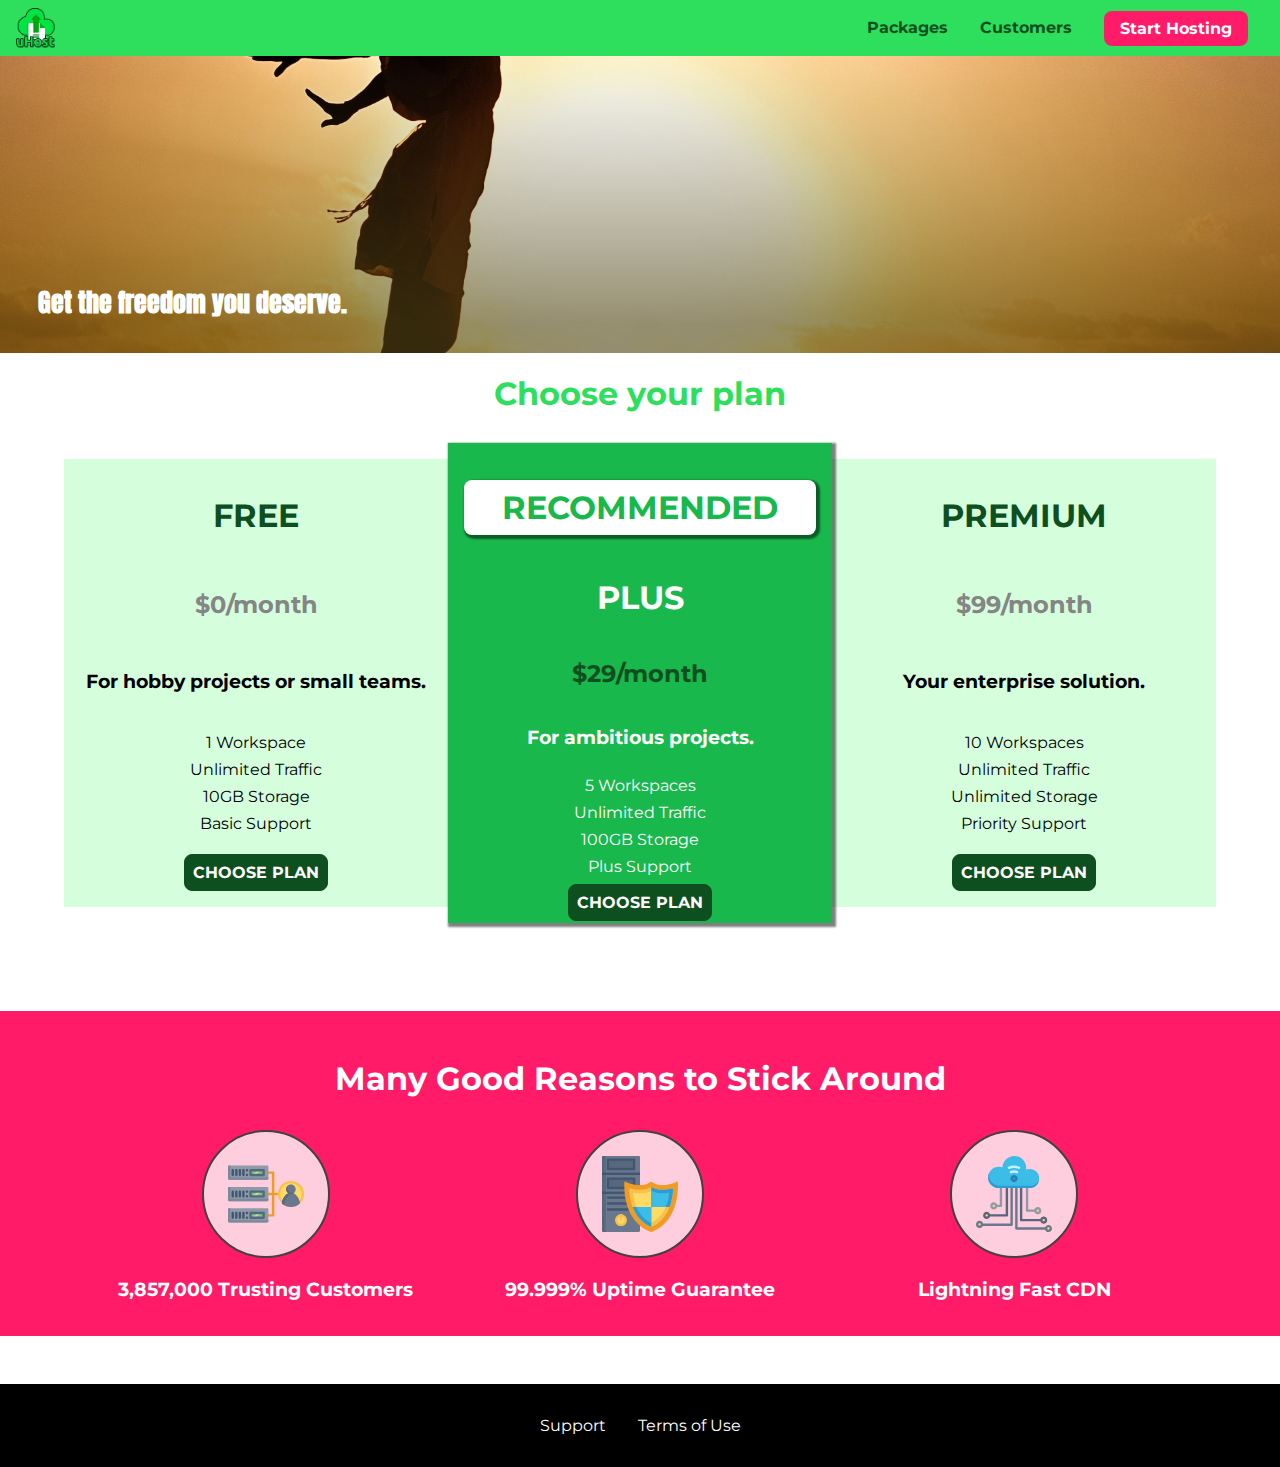
<file: index.html>
<!DOCTYPE html>
<html lang="en">

<head>
    <meta charset="UTF-8">
    <meta http-equiv="X-UA-Compatible" content="ie=edge">
    <meta name="viewport" content="width=device-width, initial-scale=1.0">
    <title>uHost</title>
    <link rel="shortcut icon" href="favicon.png">
    <link href="https://fonts.googleapis.com/css2?family=Anton&display=swap" rel="stylesheet">
    <link href="https://fonts.googleapis.com/css2?family=Montserrat:wght@300&display=swap" rel="stylesheet">
    <link rel="stylesheet" href="shared.css">
    <link rel="stylesheet" href="main.css">
</head>

<body>
    <div class="backdrop"></div>
    <div class="modal">
        <h1 class="modal__title">Do you want to continue?</h1>
        <div class="modal__actions">
            <a href="start-hosting/index.html" class="modal__action">Yes!</a>
            <button class="modal__action modal__action--negative" type="button">No!</button>
        </div>
    </div>
    <header class="main-header">
        <div>
            <button class="toggle-button">
                <span class="toggle-button__bar"></span>
                <span class="toggle-button__bar"></span>
                <span class="toggle-button__bar"></span>
            </button>
            <a href="index.html" class="main-header__brand">
                <img src="img/uhost-icon.png" alt="uHost - Your favorite hosting company">
            </a>
        </div>
        <nav class="main-nav">
            <ul class="main-nav__items">
                <li class="main-nav__item">
                    <a href="packages/index.html">Packages</a>
                </li>
                <li class="main-nav__item">
                    <a href="customers/index.html">Customers</a>
                </li>
                <li class="main-nav__item main-nav__item--cta">
                    <a href="start-hosting/index.html">Start Hosting</a>
                </li>
            </ul>
        </nav>
    </header>
    <nav class="mobile-nav">
        <ul class="mobile-nav__items">
            <li class="mobile-nav__item">
                <a href="packages/index.html">Packages</a>
            </li>
            <li class="mobile-nav__item">
                <a href="customers/index.html">Customers</a>
            </li>
            <li class="mobile-nav__item mobile-nav__item--cta">
                <a href="start-hosting/index.html">Start Hosting</a>
            </li>
        </ul>
    </nav>
    <main>
        <section id="product-overview">
            <h1>Get the freedom you deserve.</h1>
        </section>
        <section id="plans">
            <h1 class="section-title">Choose your plan</h1>
            <div class="plan__list">
                <article class="plan">
                    <h1 class="plan__title">FREE</h1>
                    <h2 class="plan__price">$0/month</h2>
                    <h3>For hobby projects or small teams.</h3>
                    <ul class="plan__features">
                        <li class="plan__feature">1 Workspace</li>
                        <li class="plan__feature">Unlimited Traffic</li>
                        <li class="plan__feature">10GB Storage</li>
                        <li class="plan__feature">Basic Support</li>
                    </ul>
                    <div>
                        <button class="button">CHOOSE PLAN</button>
                    </div>
                </article>
                <article class="plan plan--highlighted">
                    <h1 class="plan__annotation">RECOMMENDED</h1>
                    <h1 class="plan__title">PLUS</h1>
                    <h2 class="plan__price">$29/month</h2>
                    <h3>For ambitious projects.</h3>
                    <ul class="plan__features">
                        <li class="plan__feature">5 Workspaces</li>
                        <li class="plan__feature">Unlimited Traffic</li>
                        <li class="plan__feature">100GB Storage</li>
                        <li class="plan__feature">Plus Support</li>
                    </ul>
                    <div>
                        <button class="button">CHOOSE PLAN</button>
                    </div>
                </article>
                <article class="plan">
                    <h1 class="plan__title">PREMIUM</h1>
                    <h2 class="plan__price">$99/month</h2>
                    <h3>Your enterprise solution.</h3>
                    <ul class="plan__features">
                        <li class="plan__feature">10 Workspaces</li>
                        <li class="plan__feature">Unlimited Traffic</li>
                        <li class="plan__feature">Unlimited Storage</li>
                        <li class="plan__feature">Priority Support</li>
                    </ul>
                    <div>
                        <button class="button">CHOOSE PLAN</button>
                    </div>
                </article>
            </div>
        </section>
        <section id="key-features">
            <h1 class="section-title">Many Good Reasons to Stick Around</h1>
            <ul class="key-feature__list">
                <li class="key-feature">
                    <div class="key-feature__image">
                        <svg viewBox="0 0 512 512">
                            <path style="fill:#F09B24;" d="M344,248h-32V112c0-4.418-3.582-8-8-8h-40c-4.418,0-8,3.582-8,8s3.582,8,8,8h32v128h-32  c-4.418,0-8,3.582-8,8s3.582,8,8,8h32v128h-32c-4.418,0-8,3.582-8,8s3.582,8,8,8h40c4.418,0,8-3.582,8-8V264h32c4.418,0,8-3.582,8-8  S348.418,248,344,248z"
                            />
                            <path style="fill:#8E9AA9;" d="M264,64H8c-4.418,0-8,3.582-8,8v80c0,4.418,3.582,8,8,8h256c4.418,0,8-3.582,8-8V72  C272,67.582,268.418,64,264,64z"
                            />
                            <path style="fill:#7C899B;" d="M24,144c-4.418,0-8-3.582-8-8V64H8c-4.418,0-8,3.582-8,8v80c0,4.418,3.582,8,8,8h256  c4.418,0,8-3.582,8-8v-8H24z"
                            />
                            <rect x="152" y="96" style="fill:#B8E3A8;" width="88" height="32" />
                            <g>
                                <polygon style="fill:#7EC97D;" points="152,96 152,128 166,128 198,96  " />
                                <polygon style="fill:#7EC97D;" points="220,96 188,128 240,128 240,96  " />
                            </g>
                            <path style="fill:#56677E;" d="M240,136h-88c-4.418,0-8-3.582-8-8V96c0-4.418,3.582-8,8-8h88c4.418,0,8,3.582,8,8v32  C248,132.418,244.418,136,240,136z M160,120h72v-16h-72V120z"
                            />
                            <g>
                                <path style="fill:#435670;" d="M32,136c-4.418,0-8-3.582-8-8V96c0-4.418,3.582-8,8-8s8,3.582,8,8v32C40,132.418,36.418,136,32,136z   "
                                />
                                <path style="fill:#435670;" d="M56,136c-4.418,0-8-3.582-8-8V96c0-4.418,3.582-8,8-8s8,3.582,8,8v32C64,132.418,60.418,136,56,136z   "
                                />
                                <path style="fill:#435670;" d="M80,136c-4.418,0-8-3.582-8-8V96c0-4.418,3.582-8,8-8s8,3.582,8,8v32C88,132.418,84.418,136,80,136z   "
                                />
                                <path style="fill:#435670;" d="M104,136c-4.418,0-8-3.582-8-8V96c0-4.418,3.582-8,8-8s8,3.582,8,8v32   C112,132.418,108.418,136,104,136z"
                                />
                                <path style="fill:#435670;" d="M128,105c-4.418,0-8-3.582-8-8v-1c0-4.418,3.582-8,8-8s8,3.582,8,8v1   C136,101.418,132.418,105,128,105z"
                                />
                                <path style="fill:#435670;" d="M128,136c-4.418,0-8-3.582-8-8v-1c0-4.418,3.582-8,8-8s8,3.582,8,8v1   C136,132.418,132.418,136,128,136z"
                                />
                            </g>
                            <path style="fill:#8E9AA9;" d="M264,208H8c-4.418,0-8,3.582-8,8v80c0,4.418,3.582,8,8,8h256c4.418,0,8-3.582,8-8v-80  C272,211.582,268.418,208,264,208z"
                            />
                            <path style="fill:#7C899B;" d="M24,288c-4.418,0-8-3.582-8-8v-72H8c-4.418,0-8,3.582-8,8v80c0,4.418,3.582,8,8,8h256  c4.418,0,8-3.582,8-8v-8H24z"
                            />
                            <rect x="152" y="240" style="fill:#B8E3A8;" width="88" height="32" />
                            <g>
                                <polygon style="fill:#7EC97D;" points="152,240 152,272 166,272 198,240  " />
                                <polygon style="fill:#7EC97D;" points="220,240 188,272 240,272 240,240  " />
                            </g>
                            <path style="fill:#56677E;" d="M240,280h-88c-4.418,0-8-3.582-8-8v-32c0-4.418,3.582-8,8-8h88c4.418,0,8,3.582,8,8v32  C248,276.418,244.418,280,240,280z M160,264h72v-16h-72V264z"
                            />
                            <g>
                                <path style="fill:#435670;" d="M32,280c-4.418,0-8-3.582-8-8v-32c0-4.418,3.582-8,8-8s8,3.582,8,8v32C40,276.418,36.418,280,32,280   z"
                                />
                                <path style="fill:#435670;" d="M56,280c-4.418,0-8-3.582-8-8v-32c0-4.418,3.582-8,8-8s8,3.582,8,8v32C64,276.418,60.418,280,56,280   z"
                                />
                                <path style="fill:#435670;" d="M80,280c-4.418,0-8-3.582-8-8v-32c0-4.418,3.582-8,8-8s8,3.582,8,8v32C88,276.418,84.418,280,80,280   z"
                                />
                                <path style="fill:#435670;" d="M104,280c-4.418,0-8-3.582-8-8v-32c0-4.418,3.582-8,8-8s8,3.582,8,8v32   C112,276.418,108.418,280,104,280z"
                                />
                                <path style="fill:#435670;" d="M128,249c-4.418,0-8-3.582-8-8v-1c0-4.418,3.582-8,8-8s8,3.582,8,8v1   C136,245.418,132.418,249,128,249z"
                                />
                                <path style="fill:#435670;" d="M128,280c-4.418,0-8-3.582-8-8v-1c0-4.418,3.582-8,8-8s8,3.582,8,8v1   C136,276.418,132.418,280,128,280z"
                                />
                            </g>
                            <path style="fill:#8E9AA9;" d="M264,352H8c-4.418,0-8,3.582-8,8v80c0,4.418,3.582,8,8,8h256c4.418,0,8-3.582,8-8v-80  C272,355.582,268.418,352,264,352z"
                            />
                            <path style="fill:#7C899B;" d="M24,432c-4.418,0-8-3.582-8-8v-72H8c-4.418,0-8,3.582-8,8v80c0,4.418,3.582,8,8,8h256  c4.418,0,8-3.582,8-8v-8H24z"
                            />
                            <rect x="152" y="384" style="fill:#B8E3A8;" width="88" height="32" />
                            <g>
                                <polygon style="fill:#7EC97D;" points="152,384 152,416 166,416 198,384  " />
                                <polygon style="fill:#7EC97D;" points="220,384 188,416 240,416 240,384  " />
                            </g>
                            <path style="fill:#56677E;" d="M240,424h-88c-4.418,0-8-3.582-8-8v-32c0-4.418,3.582-8,8-8h88c4.418,0,8,3.582,8,8v32  C248,420.418,244.418,424,240,424z M160,408h72v-16h-72V408z"
                            />
                            <g>
                                <path style="fill:#435670;" d="M32,424c-4.418,0-8-3.582-8-8v-32c0-4.418,3.582-8,8-8s8,3.582,8,8v32C40,420.418,36.418,424,32,424   z"
                                />
                                <path style="fill:#435670;" d="M56,424c-4.418,0-8-3.582-8-8v-32c0-4.418,3.582-8,8-8s8,3.582,8,8v32C64,420.418,60.418,424,56,424   z"
                                />
                                <path style="fill:#435670;" d="M80,424c-4.418,0-8-3.582-8-8v-32c0-4.418,3.582-8,8-8s8,3.582,8,8v32C88,420.418,84.418,424,80,424   z"
                                />
                                <path style="fill:#435670;" d="M104,424c-4.418,0-8-3.582-8-8v-32c0-4.418,3.582-8,8-8s8,3.582,8,8v32   C112,420.418,108.418,424,104,424z"
                                />
                                <path style="fill:#435670;" d="M128,393c-4.418,0-8-3.582-8-8v-1c0-4.418,3.582-8,8-8s8,3.582,8,8v1   C136,389.418,132.418,393,128,393z"
                                />
                                <path style="fill:#435670;" d="M128,424c-4.418,0-8-3.582-8-8v-1c0-4.418,3.582-8,8-8s8,3.582,8,8v1   C136,420.418,132.418,424,128,424z"
                                />
                            </g>
                            <path style="fill:#F7C14D;" d="M424,168c-48.523,0-88,39.477-88,88s39.477,88,88,88s88-39.477,88-88S472.523,168,424,168z" />
                            <path style="fill:#FFDB66;" d="M424,184c-39.701,0-72,32.299-72,72s32.299,72,72,72s72-32.299,72-72S463.701,184,424,184z" />
                            <path style="fill:#69788D;" d="M484.893,314.16C476.393,274.588,451.922,248,424,248s-52.393,26.588-60.893,66.16  c-0.605,2.82,0.354,5.749,2.511,7.664C381.731,336.124,402.465,344,424,344s42.269-7.876,58.381-22.176  C484.539,319.909,485.498,316.98,484.893,314.16z"
                            />
                            <path style="fill:#56677E;" d="M434.053,249.171C430.768,248.403,427.411,248,424,248c-27.922,0-52.393,26.588-60.893,66.16  c-0.605,2.82,0.354,5.749,2.511,7.664c3.383,3.002,6.979,5.703,10.734,8.125C384.904,286.243,407.373,255.378,434.053,249.171z"
                            />
                            <path style="fill:#69788D;" d="M424,192c-17.645,0-32,14.355-32,32s14.355,32,32,32s32-14.355,32-32S441.645,192,424,192z" />
                            <path style="fill:#56677E;" d="M432,248c-17.645,0-32-14.355-32-32c0-6.783,2.128-13.076,5.742-18.258  C397.444,203.53,392,213.138,392,224c0,17.645,14.355,32,32,32c10.862,0,20.471-5.444,26.258-13.742  C445.076,245.872,438.783,248,432,248z"
                            />

                        </svg>  
                    </div>
                    <p class="key-feature__description">3,857,000 Trusting Customers</p>
                </li>
                <li class="key-feature">
                    <div class="key-feature__image">
                        <svg viewBox="0 0 512 512">
                            <path style="fill:#69788D;" d="M248,0H8C3.582,0,0,3.582,0,8v496c0,4.418,3.582,8,8,8h240c4.418,0,8-3.582,8-8V8  C256,3.582,252.418,0,248,0z"
                            />
                            <path style="fill:#56677E;" d="M24,504V8c0-4.418,3.582-8,8-8H8C3.582,0,0,3.582,0,8v496c0,4.418,3.582,8,8,8h24  C27.582,512,24,508.418,24,504z"
                            />
                            <g>
                                <rect x="0" y="112" style="fill:#435670;" width="256" height="16" />
                                <rect x="0" y="240" style="fill:#435670;" width="256" height="16" />
                            </g>
                            <path style="fill:#F7C14D;" d="M128,392c-22.056,0-40,17.944-40,40s17.944,40,40,40s40-17.944,40-40S150.056,392,128,392z" />
                            <path style="fill:#FFDB66;" d="M128,408c-13.233,0-24,10.767-24,24s10.767,24,24,24s24-10.767,24-24S141.233,408,128,408z" />
                            <path style="fill:#F7C14D;" d="M128,392c-2.739,0-5.414,0.278-8,0.805V424c0,4.418,3.582,8,8,8c4.418,0,8-3.582,8-8v-31.195  C133.414,392.278,130.739,392,128,392z"
                            />
                            <g>
                                <path style="fill:#435670;" d="M216,288H40c-4.418,0-8-3.582-8-8s3.582-8,8-8h176c4.418,0,8,3.582,8,8S220.418,288,216,288z"
                                />
                                <path style="fill:#435670;" d="M216,328H40c-4.418,0-8-3.582-8-8s3.582-8,8-8h176c4.418,0,8,3.582,8,8S220.418,328,216,328z"
                                />
                                <path style="fill:#435670;" d="M216,368H40c-4.418,0-8-3.582-8-8s3.582-8,8-8h176c4.418,0,8,3.582,8,8S220.418,368,216,368z"
                                />
                                <path style="fill:#435670;" d="M216,16H40c-4.418,0-8,3.582-8,8v64c0,4.418,3.582,8,8,8h176c4.418,0,8-3.582,8-8V24   C224,19.582,220.418,16,216,16z"
                                />
                            </g>
                            <rect x="48" y="32" style="fill:#56677E;" width="160" height="48" />
                            <path style="fill:#435670;" d="M216,144H40c-4.418,0-8,3.582-8,8v64c0,4.418,3.582,8,8,8h176c4.418,0,8-3.582,8-8v-64  C224,147.582,220.418,144,216,144z"
                            />
                            <rect x="48" y="160" style="fill:#56677E;" width="160" height="48" />
                            <path style="fill:#F09B24;" d="M511.747,180.237c-0.194-6.537-8.107-10.107-13.135-5.894c-5.6,4.693-42.904,21.282-98.514,21.282  c-33.45,0-64.625-20.999-64.929-21.206c-2.9-1.991-6.764-1.85-9.512,0.346c-2.677,2.135-27.201,20.86-63.793,20.86  c-55.607,0-92.914-16.589-98.515-21.282c-5.028-4.211-12.941-0.645-13.135,5.894c-1.634,54.834,4.655,105.941,18.693,151.903  c12.096,39.604,29.759,74.047,52.497,102.373c27.538,34.304,62.743,59.882,104.66,76.045c3.069,1.918,6.757,1.921,9.83,0  c41.917-16.163,77.122-41.741,104.66-76.045c22.738-28.326,40.401-62.77,52.497-102.373  C507.092,286.179,513.381,235.071,511.747,180.237z"
                            />
                            <path style="fill:#F7C14D;" d="M476.21,221.226c-1.953-1.631-4.568-2.235-7.036-1.628c-21.686,5.327-44.926,8.028-69.075,8.028  c-25.926,0-49.633-8.975-64.955-16.504c-2.307-1.134-5.016-1.091-7.284,0.116c-14.059,7.477-36.919,16.388-65.994,16.388  c-24.153,0-47.394-2.701-69.075-8.028c-5.155-1.268-10.221,2.966-9.894,8.261c2.077,33.693,7.668,65.635,16.616,94.935  c22.774,74.565,66.139,126.334,128.888,153.868c2.032,0.891,4.397,0.891,6.43,0c61.777-27.107,104.716-78.876,127.62-153.868  c8.948-29.3,14.539-61.241,16.616-94.935C479.224,225.319,478.163,222.856,476.21,221.226z"
                            />
                            <path style="fill:#FFDB66;" d="M331.609,451.727c-52.604-25.289-89.304-70.987-109.144-135.944  c-6.532-21.39-11.162-44.336-13.82-68.447c17.133,2.852,34.952,4.291,53.22,4.291c29.394,0,53.376-7.793,69.978-15.561  c17.44,7.736,41.656,15.561,68.256,15.561c18.267,0,36.085-1.439,53.219-4.291c-2.659,24.112-7.288,47.06-13.82,68.448  C419.545,381.108,383.27,426.805,331.609,451.727z"
                            />
                            <g>
                                <path style="fill:#2C9DD4;" d="M479.066,227.858c0.157-2.539-0.903-5.002-2.856-6.633s-4.568-2.235-7.036-1.628   c-21.686,5.327-44.926,8.028-69.075,8.028c-25.926,0-49.633-8.975-64.955-16.504c-1.057-0.52-2.2-0.78-3.345-0.806l-0.072,133.351   h123.601c2.556-6.746,4.933-13.702,7.123-20.874C471.398,293.493,476.989,261.552,479.066,227.858z"
                                />
                                <path style="fill:#2C9DD4;" d="M206.658,343.667c24.153,63.42,65.028,108.108,121.743,132.995c1.031,0.452,2.147,0.673,3.263,0.666   l0.063-133.661H206.658z"
                                />
                            </g>
                            <g>
                                <path style="fill:#3CBDE8;" d="M439.497,315.783c6.532-21.389,11.161-44.336,13.82-68.448c-17.134,2.852-34.952,4.291-53.219,4.291   c-26.6,0-50.815-7.824-68.256-15.561l-0.116,107.601h97.758C433.179,334.807,436.524,325.518,439.497,315.783z"
                                />
                                <path style="fill:#3CBDE8;" d="M232.523,343.667c21.144,50.298,54.363,86.56,99.087,108.06l0.117-108.06H232.523z" />
                            </g>
                        </svg>
                    </div>
                    <p class="key-feature__description">99.999% Uptime Guarantee</p>
                </li>
                <li class="key-feature">
                    <div class="key-feature__image">
                        <svg viewBox="0 0 512 512">
                            <path style="fill:#8E9AA9;" d="M168,200c-4.418,0-8,3.582-8,8v120h-17.376c-3.302-9.311-12.194-16-22.624-16  c-13.234,0-24,10.767-24,24s10.766,24,24,24c10.429,0,19.321-6.689,22.624-16H168c4.418,0,8-3.582,8-8V208  C176,203.582,172.418,200,168,200z"
                            />
                            <path style="fill:#FFDB66;" d="M120,328c-4.411,0-8,3.589-8,8s3.589,8,8,8s8-3.589,8-8S124.411,328,120,328z" />
                            <path style="fill:#56677E;" d="M208,200c-4.418,0-8,3.582-8,8v184H94.624C91.322,382.689,82.43,376,72,376  c-13.234,0-24,10.767-24,24s10.766,24,24,24c10.429,0,19.321-6.689,22.624-16H208c4.418,0,8-3.582,8-8V208  C216,203.582,212.418,200,208,200z"
                            />
                            <path style="fill:#FFDB66;" d="M72,392c-4.411,0-8,3.589-8,8s3.589,8,8,8s8-3.589,8-8S76.411,392,72,392z" />
                            <path style="fill:#69788D;" d="M240,208c-4.418,0-8,3.582-8,8v239H47.24c-2.671-10.34-12.078-18-23.24-18c-13.234,0-24,10.767-24,24  s10.766,24,24,24c9.666,0,18.009-5.747,21.809-14H240c4.418,0,8-3.582,8-8V216C248,211.582,244.418,208,240,208z"
                            />
                            <path style="fill:#FFDB66;" d="M24,453c-4.411,0-8,3.589-8,8s3.589,8,8,8s8-3.589,8-8S28.411,453,24,453z" />
                            <path style="fill:#69788D;" d="M488,464c-10.429,0-19.321,6.689-22.624,16H280V208c0-4.418-3.582-8-8-8s-8,3.582-8,8v280  c0,4.418,3.582,8,8,8h193.376c3.302,9.311,12.194,16,22.624,16c13.234,0,24-10.767,24-24S501.234,464,488,464z"
                            />
                            <path style="fill:#FFDB66;" d="M488,480c-4.411,0-8,3.589-8,8s3.589,8,8,8s8-3.589,8-8S492.411,480,488,480z" />
                            <path style="fill:#56677E;" d="M456,408c-10.429,0-19.321,6.689-22.624,16H312V208c0-4.418-3.582-8-8-8s-8,3.582-8,8v224  c0,4.418,3.582,8,8,8h129.376c3.302,9.311,12.194,16,22.624,16c13.234,0,24-10.767,24-24S469.234,408,456,408z"
                            />
                            <path style="fill:#FFDB66;" d="M456,424c-4.411,0-8,3.589-8,8s3.589,8,8,8s8-3.589,8-8S460.411,424,456,424z" />
                            <path style="fill:#8E9AA9;" d="M416,344c-10.429,0-19.321,6.689-22.624,16H352V208c0-4.418-3.582-8-8-8s-8,3.582-8,8v160  c0,4.418,3.582,8,8,8h49.376c3.302,9.311,12.194,16,22.624,16c13.234,0,24-10.767,24-24S429.234,344,416,344z"
                            />
                            <path style="fill:#FFDB66;" d="M416,360c-4.411,0-8,3.589-8,8s3.589,8,8,8s8-3.589,8-8S420.411,360,416,360z" />
                            <path style="fill:#3CBDE8;" d="M362,88c-8.741,0-17.231,1.751-25.06,5.085C337.646,88.797,338,84.43,338,80  c0-44.112-35.888-80-80-80c-42.823,0-77.895,33.816-79.909,76.149C170.393,73.415,162.244,72,154,72c-39.701,0-72,32.299-72,72  s32.299,72,72,72h208c35.29,0,64-28.71,64-64S397.29,88,362,88z"
                            />
                            <path style="fill:#2C9DD4;" d="M368,200H160c-39.701,0-72-32.299-72-72c0-5.863,0.721-11.559,2.05-17.019  C84.918,120.88,82,132.102,82,144c0,39.701,32.299,72,72,72h208c30.389,0,55.88-21.296,62.379-49.743  C413.565,186.327,392.352,200,368,200z"
                            />
                            <path style="fill:#2A7DB5;" d="M256,128c-13.234,0-24,10.767-24,24s10.766,24,24,24c13.233,0,24-10.767,24-24S269.233,128,256,128z"
                            />
                            <path style="fill:#2C9DD4;" d="M256,144c-4.411,0-8,3.589-8,8s3.589,8,8,8c4.411,0,8-3.589,8-8S260.411,144,256,144z" />
                            <g>
                                <path style="fill:#C5F1FA;" d="M221.755,87.695c-2.994,0-5.864-1.688-7.233-4.572c-1.894-3.991-0.194-8.763,3.798-10.657   C230.157,66.849,242.834,64,256,64c13.166,0,25.844,2.849,37.68,8.466c3.992,1.895,5.692,6.666,3.798,10.657   s-6.666,5.692-10.657,3.798C277.144,82.328,266.774,80,256,80c-10.774,0-21.144,2.328-30.821,6.921   C224.072,87.446,222.904,87.695,221.755,87.695z"
                                />
                                <path style="fill:#C5F1FA;" d="M276.545,116.618c-1.148,0-2.316-0.249-3.424-0.774C267.745,113.293,261.985,112,256,112   c-5.985,0-11.745,1.293-17.121,3.844c-3.991,1.895-8.763,0.192-10.657-3.798c-1.894-3.992-0.193-8.764,3.798-10.657   C239.557,97.813,247.625,96,256,96c8.376,0,16.444,1.813,23.98,5.389c3.991,1.894,5.692,6.665,3.798,10.657   C282.41,114.93,279.539,116.618,276.545,116.618z"
                                />
                            </g>
                        </svg>
                    </div>
                    <p class="key-feature__description">Lightning Fast CDN</p>
                </li>
            </ul>
        </section>
    </main>
    <footer class="main-footer">
        <nav>
            <ul class="main-footer__links">
                <li class="main-footer__link">
                    <a href="#">Support</a>
                </li>
                <li class="main-footer__link">
                    <a href="#">Terms of Use</a>
                </li>
            </ul>
        </nav>
    </footer>
    <script src="shared.js"></script>
</body>

</html>
</file>
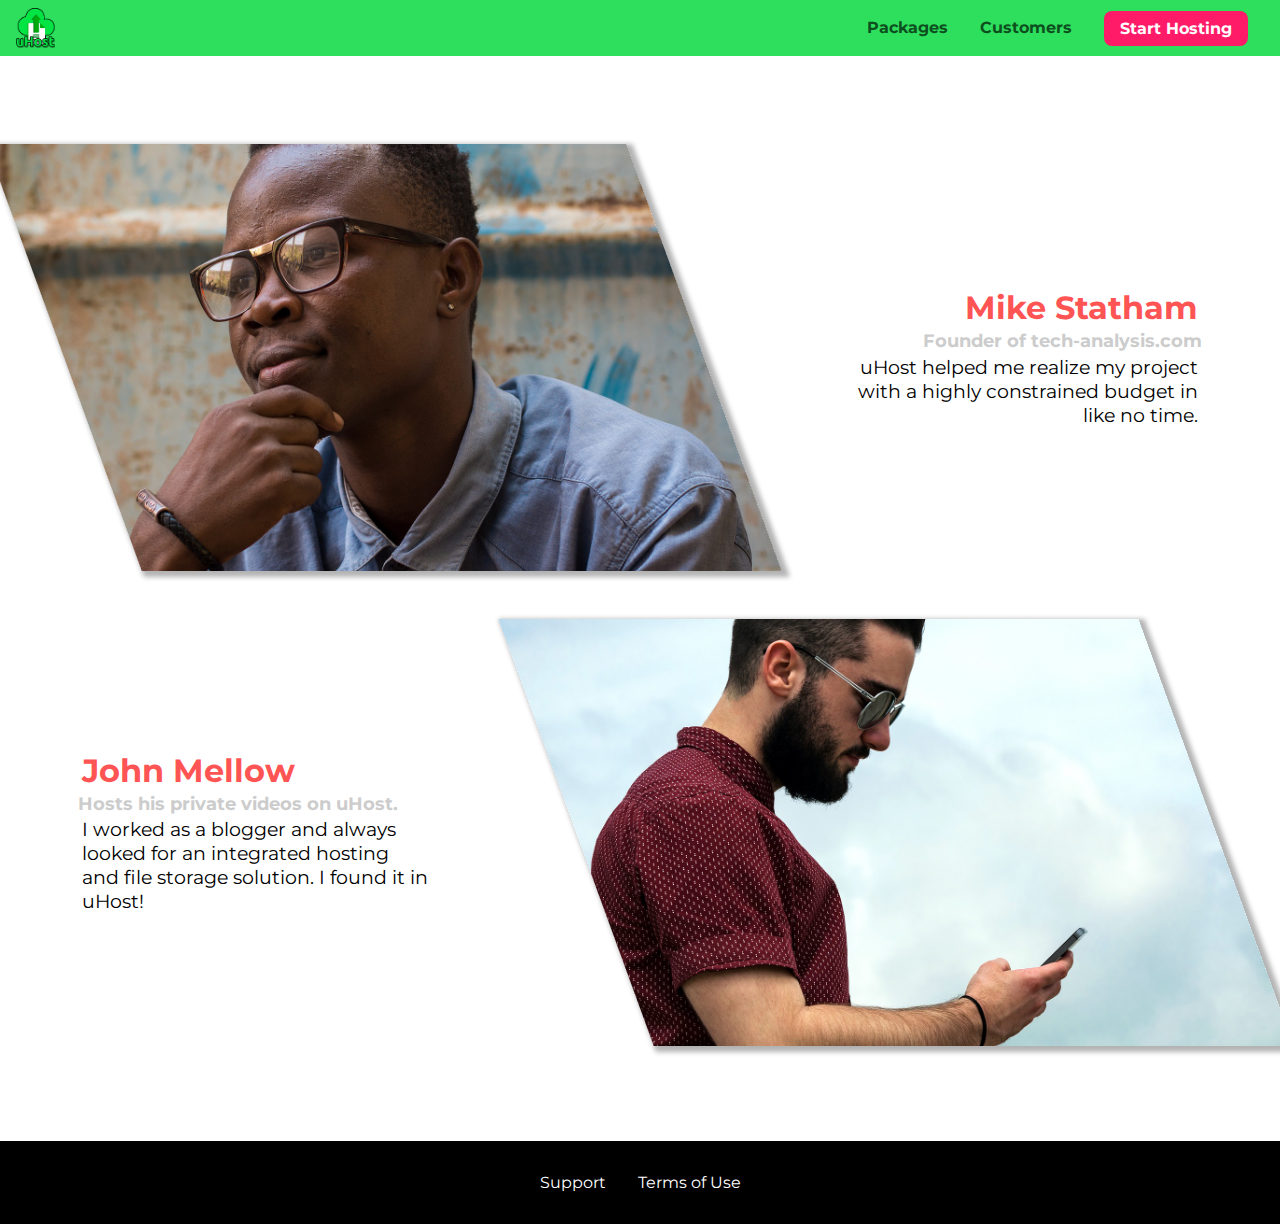
<file: customers/index.html>
<!DOCTYPE html>
<html lang="en">

<head>
    <meta charset="UTF-8">
    <meta http-equiv="X-UA-Compatible" content="ie=edge">
    <meta name="viewport" content="width=device-width, initial-scale=1.0">
    <title>uHost Customers</title>
    <link rel="shortcut icon" href="../favicon.png">
    <link href="https://fonts.googleapis.com/css?family=Anton|Montserrat:400,700" rel="stylesheet">
    <link rel="stylesheet" href="../shared.css">
    <link rel="stylesheet" href="customers.css">
</head>

<body>
    <div class="backdrop"></div>
    <header class="main-header">
        <div>
            <button class="toggle-button">
                <span class="toggle-button__bar"></span>
                <span class="toggle-button__bar"></span>
                <span class="toggle-button__bar"></span>
            </button>
            <a href="../index.html" class="main-header__brand">
                <img src="../img/uhost-icon.png" alt="uHost - Your favorite hosting company">
            </a>
        </div>
        <nav class="main-nav">
            <ul class="main-nav__items">
                <li class="main-nav__item">
                    <a href="../packages/index.html">Packages</a>
                </li>
                <li class="main-nav__item">
                    <a href="index.html">Customers</a>
                </li>
                <li class="main-nav__item main-nav__item--cta">
                    <a href="start-hosting/index.html">Start Hosting</a>
                </li>
            </ul>
        </nav>
    </header>
    <nav class="mobile-nav">
        <ul class="mobile-nav__items">
            <li class="mobile-nav__item">
                <a href="../packages/index.html">Packages</a>
            </li>
            <li class="mobile-nav__item">
                <a href="index.html">Customers</a>
            </li>
            <li class="mobile-nav__item mobile-nav__item--cta">
                <a href="../start-hosting/index.html">Start Hosting</a>
            </li>
        </ul>
    </nav>
    <main>
        <div>
            <div class="testimonial" id="customer-1">
                <div class="testimonial__image-container">
                    <img src="../img/customer-1.jpg" alt="Mike Statham - Customer" class="testimonial__image">
                </div>
                <div class="testimonial__info">
                    <h1 class="testimonial__name">Mike Statham</h1>
                    <h2 class="testimonial__subtitle">Founder of
                        <a href="tech-analysis.com">tech-analysis.com</a>
                    </h2>
                    <p class="testimonial__text">uHost helped me realize my project with a highly constrained budget in like no time.</p>
                </div>
            </div>
            <div class="testimonial" id="customer-2">
                <div class="testimonial__info">
                    <h1 class="testimonial__name">John Mellow</h1>
                    <h2 class="testimonial__subtitle">Hosts his private videos on uHost.
                    </h2>
                    <p class="testimonial__text">I worked as a blogger and always looked for an integrated hosting and file storage solution. I found
                        it in uHost!
                    </p>
                </div>
                <div class="testimonial__image-container">
                    <img src="../img/customer-2.jpg" alt="John Mellow - Customer" class="testimonial__image">
                </div>
            </div>
        </div>
    </main>
    <footer class="main-footer">
        <nav>
            <ul class="main-footer__links">
                <li class="main-footer__link">
                    <a href="#">Support</a>
                </li>
                <li class="main-footer__link">
                    <a href="#">Terms of Use</a>
                </li>
            </ul>
        </nav>
    </footer>
    <script src="../shared.js"></script>
</body>

</html>
</file>
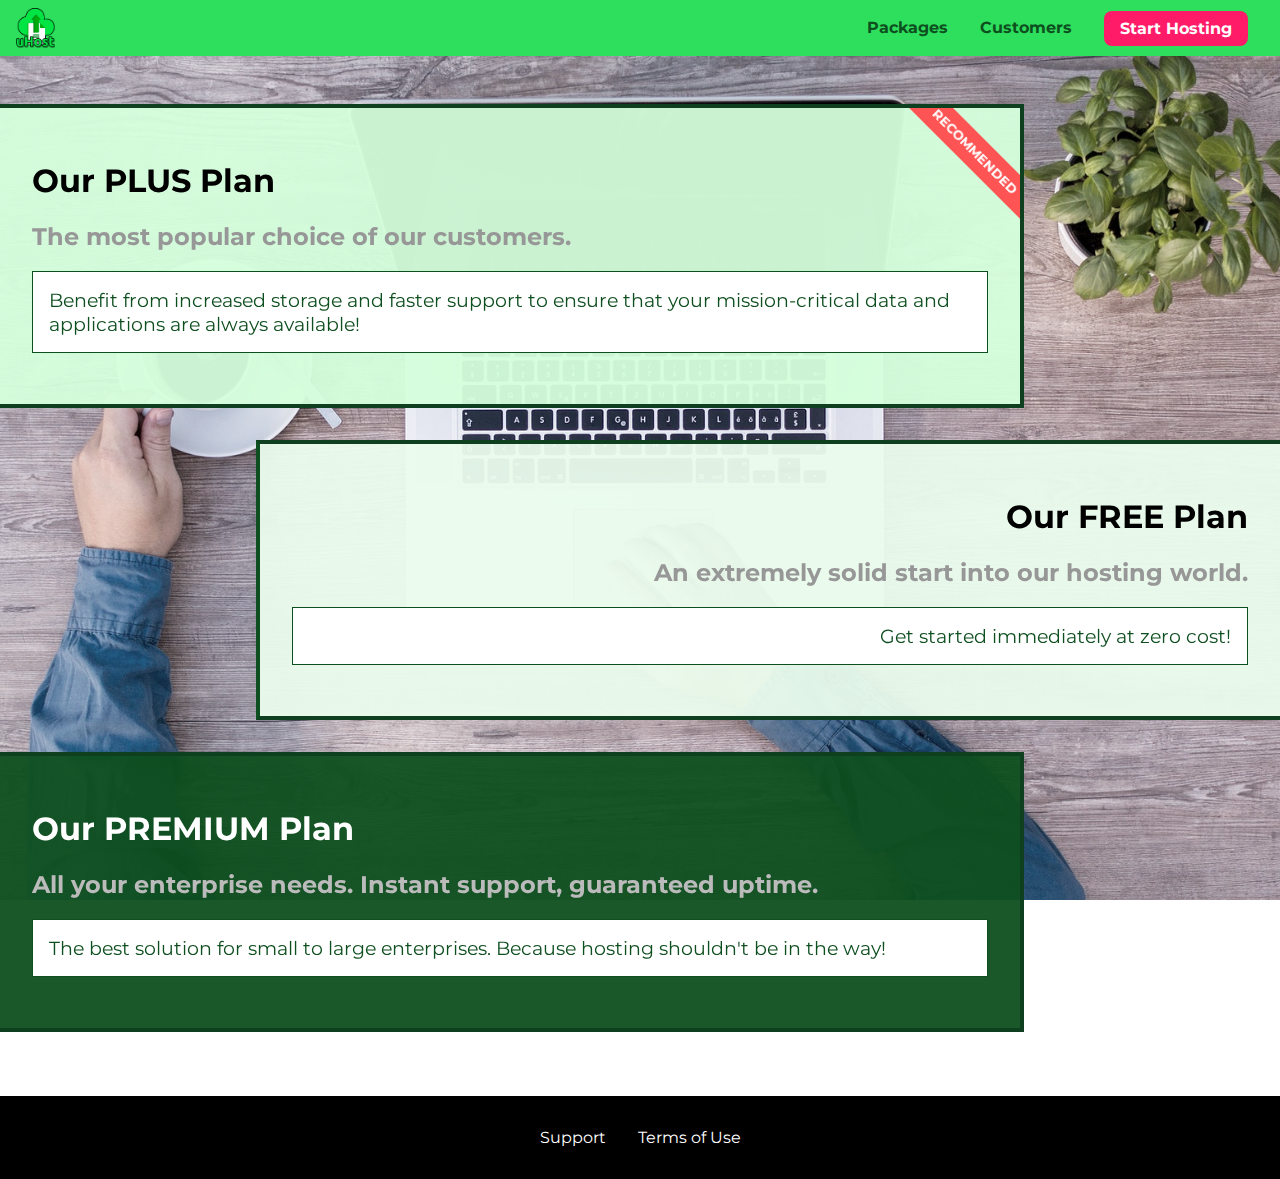
<file: packages/index.html>
<!DOCTYPE html>
<html lang="en">

<head>
    <meta charset="UTF-8">
    <meta http-equiv="X-UA-Compatible" content="ie=edge">
    <meta name="viewport" content="width=device-width, initial-scale=1.0">
    <title>uHost</title>
    <link rel="shortcut icon" href="../favicon.png">
    <link href="https://fonts.googleapis.com/css2?family=Montserrat:wght@300&display=swap" rel="stylesheet">
    <link rel="stylesheet" href="../shared.css">
    <link rel="stylesheet" href="packages.css">
</head>

<body>
    <div class="backdrop"></div>
    <div class="background"></div>
    <header class="main-header">
        <div>
            <button class="toggle-button">
                <span class="toggle-button__bar"></span>
                <span class="toggle-button__bar"></span>
                <span class="toggle-button__bar"></span>
            </button>
            <a href="../index.html" class="main-header__brand">
                <img src="../img/uhost-icon.png" alt="uHost - Your favorite hosting company">
            </a>
        </div>
        <nav class="main-nav">
            <ul class="main-nav__items">
                <li class="main-nav__item">
                    <a href="index.html">Packages</a>
                </li>
                <li class="main-nav__item">
                    <a href="../customers/index.html">Customers</a>
                </li>
                <li class="main-nav__item main-nav__item--cta">
                    <a href="../start-hosting/index.html">Start Hosting</a>
                </li>
            </ul>
        </nav>
    </header>
    <nav class="mobile-nav">
        <ul class="mobile-nav__items">
            <li class="mobile-nav__item">
                <a href="index.html">Packages</a>
            </li>
            <li class="mobile-nav__item">
                <a href="../customers/index.html">Customers</a>
            </li>
            <li class="mobile-nav__item mobile-nav__item--cta">
                <a href="../start-hosting/index.html">Start Hosting</a>
            </li>
        </ul>
    </nav>
    <main>
        <section class="package" id="plus">
            <a href="#">
                <h1 class="package__title">Our PLUS Plan</h1>
                <h2 class="package__badge">RECOMMENDED</h2>
                <h2 class="package__subtitle">The most popular choice of our customers.</h2>
                <p class="package__info">Benefit from increased storage and faster support to ensure that your mission-critical data and applications
                    are always available!</p>
            </a>
        </section>
        <section class="package" id="free">
            <a href="#">
                <h1 class="package__title">Our FREE Plan</h1>
                <h2 class="package__subtitle">An extremely solid start into our hosting world.</h2>
                <p class="package__info">Get started immediately at zero cost!</p>
            </a>
        </section>
        <div class="clearfix"></div>
        <section class="package" id="premium">
            <a href="#">
                <h1 class="package__title">Our PREMIUM Plan</h1>
                <h2 class="package__subtitle">All your enterprise needs. Instant support, guaranteed uptime. </h2>
                <p class="package__info">The best solution for small to large enterprises. Because hosting shouldn't be in the way!</p>
            </a>
        </section>
    </main>
    <footer class="main-footer">
        <nav>
            <ul class="main-footer__links">
                <li class="main-footer__link">
                    <a href="#">Support</a>
                </li>
                <li class="main-footer__link">
                    <a href="#">Terms of Use</a>
                </li>
            </ul>
        </nav>
    </footer>
    <script src="../shared.js"></script>
</body>

</html>
</file>
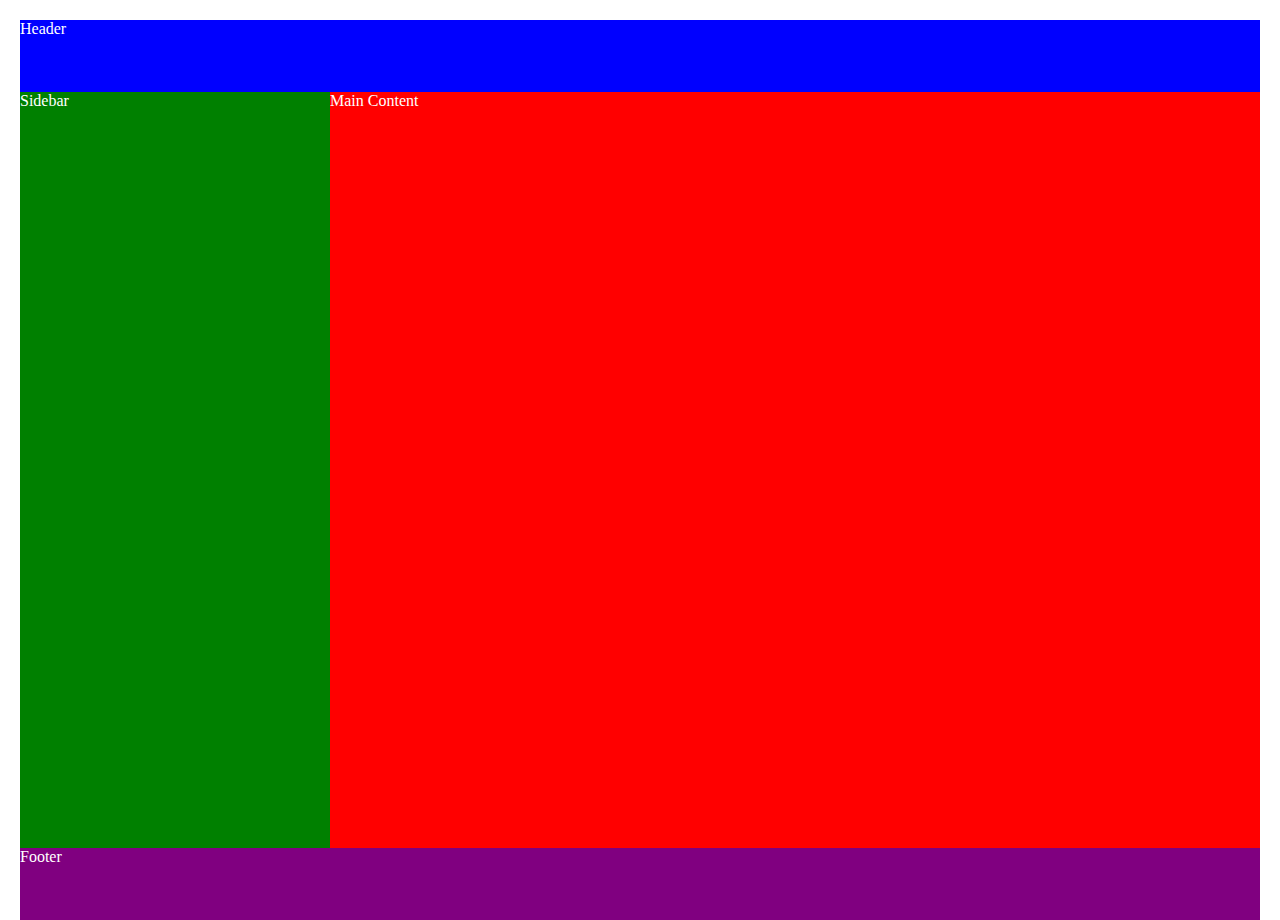
<file: practice-grid/index.html>
<html lang="en">
<head>
    <meta charset="UTF-8">
    <meta name="viewport" content="width=device-width, initial-scale=1.0">
    <title>CSS Grid</title>
    <link rel="stylesheet" href="grid.css">
</head>
<body>
    <header>Header</header>
    <main>Main Content</main>
    <aside>Sidebar</aside>
    <footer>Footer</footer>
</body>
</html>
</file>
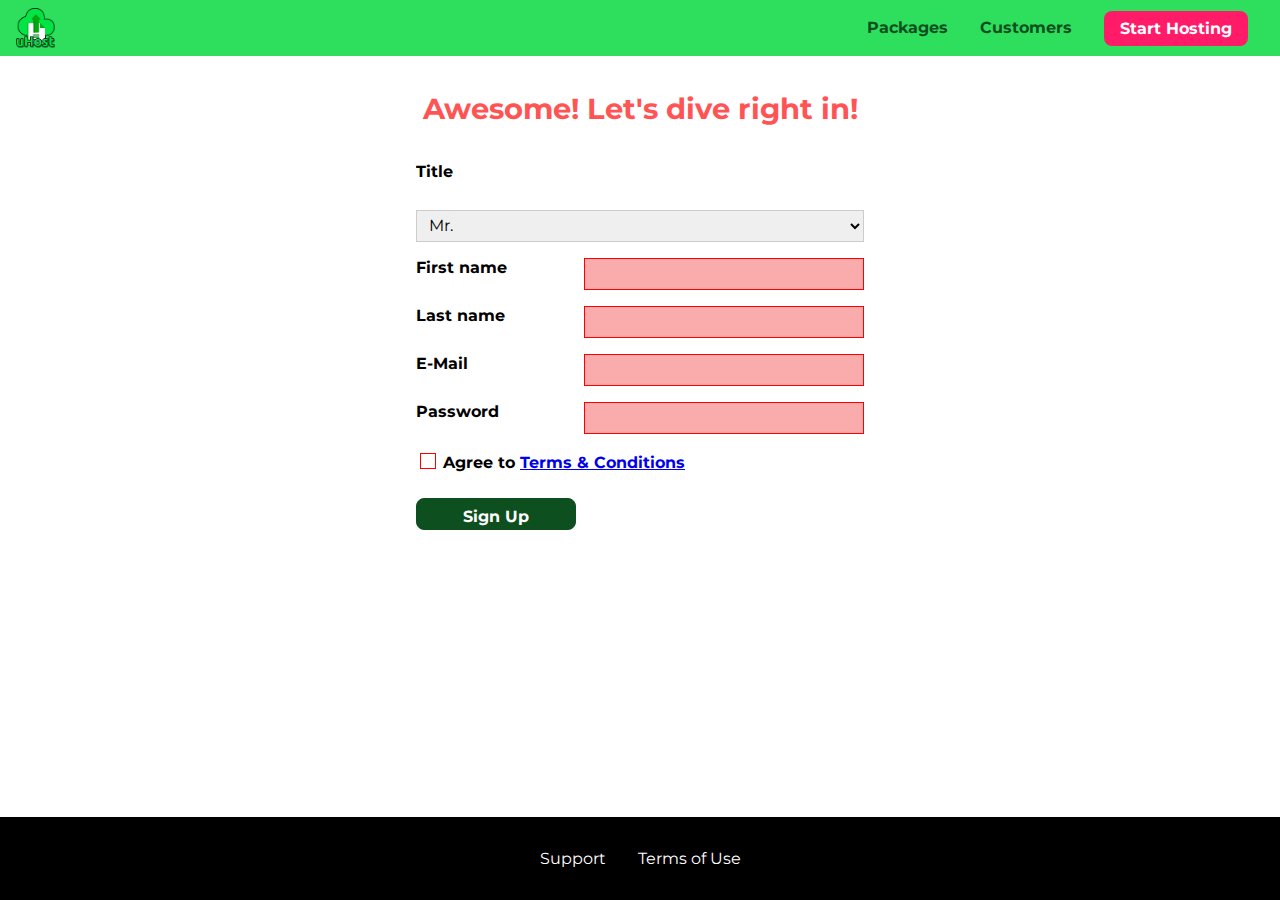
<file: start-hosting/index.html>
<!DOCTYPE html>
<html lang="en">

<head>
    <meta charset="UTF-8">
    <meta name="viewport" content="width=device-width, initial-scale=1.0">
    <meta http-equiv="X-UA-Compatible" content="ie=edge">
    <title>uHost Signup</title>
    <link rel="shortcut icon" href="../favicon.png">
    <link href="https://fonts.googleapis.com/css?family=Anton|Montserrat:400,700" rel="stylesheet">
    <link rel="stylesheet" href="../shared.css">
    <link rel="stylesheet" href="start-hosting.css">
</head>

<body>
    <div class="backdrop"></div>
    <header class="main-header">
        <div>
            <button class="toggle-button">
                <span class="toggle-button__bar"></span>
                <span class="toggle-button__bar"></span>
                <span class="toggle-button__bar"></span>
            </button>
            <a href="../index.html" class="main-header__brand">
                <img src="../img/uhost-icon.png" alt="uHost - Your favorite hosting company">
            </a>
        </div>
        <nav class="main-nav">
            <ul class="main-nav__items">
                <li class="main-nav__item">
                    <a href="../packages/index.html">Packages</a>
                </li>
                <li class="main-nav__item">
                    <a href="../customers/index.html">Customers</a>
                </li>
                <li class="main-nav__item main-nav__item--cta">
                    <a href="index.html">Start Hosting</a>
                </li>
            </ul>
        </nav>
    </header>
    <nav class="mobile-nav">
        <ul class="mobile-nav__items">
            <li class="mobile-nav__item">
                <a href="../packages/index.html">Packages</a>
            </li>
            <li class="mobile-nav__item">
                <a href="../customers/index.html">Customers</a>
            </li>
            <li class="mobile-nav__item mobile-nav__item--cta">
                <a href="index.html">Start Hosting</a>
            </li>
        </ul>
    </nav>
    <main class="signup-page">
        <h1 class="signup-title">Awesome! Let's dive right in!</h1>
        <form action="index.html" class="signup-form">
            <label for="title">Title</label>
            <select id="title">
                <option value="mr">Mr.</option>
                <option value="ms">Ms.</option>
            </select>
            <label for="first-name">First name</label>
            <input type="text" id="first-name" required>
            <label for="last-name">Last name</label>
            <input type="text" id="last-name" required>
            <label for="email">E-Mail</label>
            <input type="email" id="email" required>
            <label for="password">Password</label>
            <input type="password" id="password" required>
            <div class="signup-form__checkbox">
                <input type="checkbox" id="agree-terms" required>
                <label for="agree-terms">Agree to
                    <a href="#">Terms &amp; Conditions</a>
                </label>
            </div>
            <button type="submit" class="button">Sign Up</button>
        </form>
    </main>
    <footer class="main-footer">
        <nav>
            <ul class="main-footer__links">
                <li class="main-footer__link">
                    <a href="#">Support</a>
                </li>
                <li class="main-footer__link">
                    <a href="#">Terms of Use</a>
                </li>
            </ul>
        </nav>
    </footer>
    <script src="../shared.js"></script>
</body>

</html>
</file>
<file: shared.css>
* {
    box-sizing: border-box;
}

html {
    height: 100%;
}

body {
    font-family: 'Montserrat', sans-serif;
    margin: 0;
    display: grid;
    grid-template-rows: 3.5rem auto fit-content(8rem);
    grid-template-areas: "header"
                         "main"
                         "footer";
    /* padding-top: 3.5rem; */
    height: 100%;
}

main {
    /* grid-row: 2 / 3; */
    grid-area: main;
}

.backdrop {
    display: none;
    position: fixed;
    opacity: 0;
    top: 0;
    left: 0;
    z-index: 100;
    width: 100vw;
    height: 100vh;
    background: rgba(0, 0, 0, 0.5);
    transition: opacity 0.2s linear;
}

.main-header {
    width: 100%;
    position: fixed;
    top: 0;
    left: 0;
    background: #2ddf5c;
    padding: 0.5rem 1rem;
    z-index: 60;
    display: flex;
    align-items: center;
    justify-content: space-between;
}

.toggle-button {
    width: 3rem;
    background: transparent;
    border: none;
    cursor: pointer;
    padding-top: 0;
    padding-bottom: 0;
    vertical-align: middle;
}
  
.toggle-button:focus {
    outline: none;
}
  
.toggle-button__bar {
    width: 100%;
    height: 0.2rem;
    background: black;
    display: block;
    margin: 0.6rem 0;
}  

.main-header__brand {
    color: #0e4f1f;
    text-decoration: none;
    font-weight: bold;
}

.main-header__brand img {
    height: 2.5rem;
    vertical-align: middle;
}

.main-nav {
    display: none;
}

.main-nav__items {
    margin: 0;
    padding: 0;
    list-style: none;
    display: flex;
}

.main-nav__item {
    display: inline-block;
    margin: 0 1rem;
}

.main-nav__item a,
.mobile-nav__item a {
    text-decoration: none;
    color: #0e4f1f;
    font-weight: bold;
    padding: 0.2rem 0;
}

.main-nav__item a:hover,
.main-nav__item a:active {
    color: white;
    border-bottom: 5px solid white;
}

.main-nav__item--cta {
    animation: wiggle 200ms 3s 8 alternate;
}

.main-nav__item--cta a,
.mobile-nav__item--cta a {
    color: white;
    background: #ff1b68;
    padding: 0.5rem 1rem;
    border-radius: 8px;
}

.main-nav__item--cta a:hover,
.main-nav__item--cta a:active,
.mobile-nav__item--cta a:hover,
.mobile-nav__item--cta a:active {
    color: #ff1b68;
    background: white;
    border: none;
}

@media (min-width: 640px) {
    .toggle-button {
        display: none;
    }

    .main-nav {
        display: flex;
    }
}

.main-footer {
    background: black;
    padding: 2rem;
    margin-top: 3rem;
    /* grid-row: 3 / 4; */
    grid-area: footer;
}

.main-footer__links {
    list-style: none;
    margin: 0;
    padding: 0;
    display: flex;
    flex-direction: column;
    align-items: center;
}

.main-footer__link {
    margin: 0.5rem 0;
}

.main-footer__link a {
    color: white;
    text-decoration: none;
}

.main-footer__link a:hover,
.main-footer__link a:active {
    color: #ccc;
}

.mobile-nav {
    transform: translateX(-100%);
    position: fixed;
    z-index: 101;
    top: 0;
    left: 0;
    background: white;
    width: 80%;
    height: 100vh;
    transition: transform 0.3s ease-out;
}
  
.mobile-nav__items {
    width: 90%;
    height: 100%;
    list-style: none;
    margin: 0 auto;
    padding: 0;
    display: flex;
    flex-direction: column;
    justify-content: center;
    align-items: center;
}
  
.mobile-nav__item {
    margin: 1rem 0;
}
  
.mobile-nav__item a {
    font-size: 1.5rem;
}

.button {
    background: #0e4f1f;
    color: white;
    font: inherit;
    border: 1.5px solid #0e4f1f;
    padding: 0.5rem;
    border-radius: 8px;
    font-weight: bold;
    cursor: pointer;
}

.button:hover,
.button:active {
    background: white;
    color: #0e4f1f;
}

.button:focus {
    outline: none;
}

.button[disabled] {
    cursor: not-allowed;
    border: #a1a1a1;
    background: #ccc;
    color: #a1a1a1;
}

.open {
    display: block !important;
    opacity: 1 !important;
    transform: translateY(0) !important;
}

@media (min-width: 640px) {
    .main-footer__link {
        margin: 0 1rem;
    }

    .main-footer__links {
        flex-direction: row;
        justify-content: center;
        align-items: center;
    }
}

@keyframes wiggle {
    0% {
        transform: rotateZ(0);
    }
    50% {
        transform: rotateZ(-10deg);
    }
    100% {
        transform: rotateZ(10deg);
    }
}
</file>
<file: main.css>
#product-overview {
    background: linear-gradient(to top, rgba(80, 68, 18, 0.6) 10%, transparent), url("img/freedom.jpg") center/cover no-repeat padding-box, #ff1b68;
    width: 100vw;
    height: 33vh;
    position: relative;
}

#product-overview h1 {
    color: white;
    font-family: 'Anton', sans-serif;
    position: absolute;
    bottom: 5%;
    left: 3%;
    font-size: 1.6rem;
}

@media (min-width: 640px) and (min-height: 960px) {
    #product-overview {
        height: 40vh;
        background-position: 50% 25%;
    }

    #product-overview h1 {
        font-size: 3rem;
    }
}

.section-title {
    color: #2ddf5c;
    text-align: center;
}

.plan {
    background: #d5ffdc;
    text-align: center;
    padding: 1rem;
    margin: 0.5rem 0;
    width: 100%;
}

.plan--highlighted {
    background: #19b84c;
    color: white;
}

.plan__annotation {
    background: white;
    color: #19b84c;
    padding: 0.5rem;
    box-shadow: 2px 2px 2px 2px rgba(0, 0, 0, 0.5);
    border-radius: 8px;
}

.plan__title {
    color: #0e4f1f;
}

.plan__price {
    color: #858585;
}

.plan--highlighted .plan__title {
    color: white;
}

.plan--highlighted .plan__price {
    color: #0e4f1f;
}

.plan__features {
    list-style: none;
    margin: 0;
    padding: 0;
}

.plan__feature {
    margin: 8px 0;
}

@media (min-width: 640px) {
    .plan__list {
        width: 100%;
        display: flex;
        justify-content: center;
        align-items: center;
    }
    
    .plan {
        width: 30%;
        min-width: 13rem;
        max-width: 25rem;
        display: flex;
        flex-direction: column;
        justify-content: space-between;
        height: 28rem;
    }

    .plan--highlighted {
        box-shadow: 2px 2px 2px 2px rgba(0, 0, 0, 0.5);
        height: 30rem;
        z-index: 50;
    }
}

#key-features {
    background: #ff1b68;
    margin-top: 5rem;
    padding: 1rem;
}

#key-features .section-title {
    color: white;
    margin: 2rem;
}

.key-feature__list {
    list-style: none;
    margin: 0;
    padding: 0;
    text-align: center;
}

.key-feature__image {
    background: #ffcede;
    width: 128px;
    height: 128px;
    border: 2px solid #424242;
    border-radius: 50%;
    margin: auto;
    padding: 1.5rem;
}

.key-feature__description {
    text-align: center;
    font-weight: bold;
    color: white;
    font-size: 1.2rem;
}

@media (min-width: 640px) {
    .key-feature {
        width: 30%;
        max-width: 25rem;
    }

    .key-feature__list {
        display: flex;
        justify-content: center;
    }
}

.modal {
    position: fixed;
    opacity: 0;
    transform: translateY(-3rem);
    transition: opacity 0.2s ease-out, transform 0.5s ease-out;
    z-index: 200;
    top: 20%;
    left: 30%;
    width: 40%;
    background: white;
    padding: 1rem;
    border: 1px solid #ccc;
    box-shadow: 1px 1px 1px rgba(0, 0, 0, 0.5);
}
  
.modal__title {
    text-align: center;
    margin: 0 0 1rem 0;
}
  
.modal__actions {
    text-align: center;
}
  
.modal__action {
    border: 1px solid #0e4f1f;
    background: #0e4f1f;
    text-decoration: none;
    color: white;
    font: inherit;
    padding: 0.5rem 1rem;
    cursor: pointer;
}
  
.modal__action:hover,
.modal__action:active {
    background: #2ddf5c;
    border-color: #2ddf5c;
}
  
.modal__action--negative {
    background: red;
    border-color: red;
}
  
.modal__action--negative:hover,
.modal__action--negative:active {
    background: #ff5454;
    border-color: #ff5454;
}
</file>
<file: customers/customers.css>
main {
  padding-top: 2.5rem;
}

.testimonial {
    font-size: 1.2rem;
  }
  
  /* .testimonial__list {
    width: 80%;
    margin: auto;
  } */

  .testimonial__image-container {
    width: 60%;
    max-width: 640px;
    box-shadow: 3px 3px 5px 3px rgba(0, 0, 0, 0.3);
    transform: skew(20deg);
    overflow: hidden;
  }

  #customer-1:hover .testimonial__image-container {
    animation: flip-customer 1s ease-out forwards;
  }

  .testimonial__image {
    width: 100%;
    vertical-align: top;
    transform: skew(-20deg) scale(1.4);
  }
  
  .testimonial__info {
    text-align: right;
    padding: 0.9rem;
  }
  
  #customer-2.testimonial {
    text-align: right;
  }
  
  #customer-2 .testimonial__info {
    text-align: left;
  }
  
  .testimonial__name {
    margin: 0.2rem;
    color: #ff5454;
    font-size: 2rem;
  }
  
  .testimonial__subtitle {
    margin: 0;
    font-size: 1.1rem;
    color: #ccc;
  }
  
  .testimonial__subtitle a {
    color: inherit;
    text-decoration: none;
  }
  
  .testimonial__subtitle a:hover,
  .testimonial__subtitle a:active {
    color: #7a7a7a;
  }
  
  .testimonial__text {
    margin: 0.2rem;
  }
  
@media (min-width: 640px) {
  .testimonial {
    margin: 3rem auto;
    max-width: 1500px;
    display: flex;
    align-items: center;
    justify-content: space-around;
  }

  .testimonial__image-container {
    width: 66%;
  }

  .testimonial__info {
    width: 30%;
  }
}

@keyframes flip-customer {
  0% {
    transform: rotateY(0) skew(20deg);
  }
  50% {
    transform: rotateY(160deg) skew(20deg);
  }
  100% {
    transform: rotateY(360deg) skew(20deg);
  }
}
</file>
<file: packages/packages.css>
main {
    padding-top: 2rem;
}

.background {
    background: url("../img/plans-background.jpg") center/cover;
    filter: grayscale(40%);
    width: 100vw;
    height: 100vh;
    position: fixed;
    z-index: -1;
}

.package {
    width: 80%;
    margin: 1rem 0;
    border: 4px solid #0e3f1f;
    border-left: none;
    position: relative;
    overflow: hidden;
}

.package:hover,
.package:active {
    box-shadow: 2px 2px 4px rgba(0, 0, 0, 0.5);
    border-color: #ff5454;
    animation: push-up 1s ease-out forwards;
}

.package a {
    text-decoration: none;
    color: inherit;
    display: block;
    padding: 2rem;
}

.package__badge {
    position: absolute;
    top: 0;
    right: 0px;
    margin: 0;
    font-size: 0.8rem;
    color: white;
    background: #ff5454;
    padding: 0.5rem;
    z-index: 10;
    transform: rotate(45deg) translate(3.5rem, -1rem);
    width: 12rem;
    text-align: center;
}

.package__subtitle {
    color: #979797;
}

.package__info {
    padding: 1rem;
    border: 1px solid #0e4f1f;
    font-size: 1.2rem;
    color: #0e4f1f;
    background: white;
}

.clearfix {
    clear: both;
}

#plus {
    background: rgba(213, 255, 220, 0.95);
}

#free {
    background: rgba(234, 252, 237, 0.95);
    float: right;
    border-right: none;
    border-left: 4px solid #0e4f1f;
    text-align: right;
}

#free:hover,
#free:active {
    border-left-color: #ff5454;
}

#premium {
    background: rgba(14, 79, 31, 0.95);
}

#premium .package__title {
    color: white;
}

#premium .package__subtitle {
    color: #bbb;
}

@media (min-width: 640px) {
    main {
      max-width: 1500px;
      margin-left: auto;
      margin-right: auto;
    }
}

@media (min-width: 1500px) {
    .package {
        border-left: 4px solid #0e4f1f;
    }

    #free {
        border-right: 4px solid #0e4f1f;
    }

    #free:hover,
    #free:active {
        border-right-color: #ff5454;
    }
}

@keyframes push-up {
    0% {
        transform: translateY(0);
    }
    33% {
        transform: translateY(-1.5rem);
    }
    100% {
        transform: translateY(-1rem);
    }
}
</file>
<file: practice-grid/grid.css>
html {
    height: 100%;
}

body {
    display: grid;
    margin: 20px;
    height: 100%;
    grid-template-columns: 1fr 3fr;
    grid-template-rows: 4.5rem auto 4.5rem;
}

header {
    background: blue;
    color: white;
    grid-column-start: 1;
    grid-column-end: 3;
}

main {
    background: red;
    color: white;
    grid-column-start: 2;
}

aside {
    background: green;
    color: white;
    grid-column-start: 1;
    grid-row-start: 2;
    grid-row-end: 3;
}

footer {
    background: purple;
    color: white;
    grid-column-start: 1;
    grid-column-end: 3;
}
</file>
<file: start-hosting/start-hosting.css>
main {
    padding-top: 1rem;
}

.signup-title {
    text-align: center;
    font-size: 1.8rem;
    color: #ff5454;
}

.signup-form {
    padding: 1rem;
    display: grid;
    grid-auto-rows: 2rem;
    grid-row-gap: 0.5rem;
}

.signup-form label {
    font-weight: bold;
}

.signup-form label,
.signup-form input,
.signup-form select {
    display: block;
    width: 100%;
}

.signup-form input[type="checkbox"],
.signup-form input[type="checkbox"] + label {
    display: inline-block;
    width: auto;
    vertical-align: bottom;
}

.signup-form input:not([type="checkbox"]),
.signup-form select {
    border: 1px solid #ccc;
    padding: 0.2rem 0.5rem;
    font: inherit;
}

.signup-form input:focus,
.signup-form select:focus {
    outline: none;
    background: #d8f3df;
    border-color: #2ddf5c;
}

.signup-form input[type="checkbox"] {
    border: 1px solid #ccc;
    background: white;
    width: 1rem;
    height: 1rem;
    -webkit-appearance: none;
    -moz-appearance: none;
    appearance: none;
}

.signup-form input[type="checkbox"]:checked {
    background: #2ddf5c;
    border: #0e4f1f;
}

.signup-form input.invalid,
.signup-form select.invalid,
.signup-form :invalid {
    border-color: red !important;
    background: #faacac;
}

.signup-form button[type="submit"] {
    display: block;
}

@media (min-width: 640px) {
    .signup-form {
        margin: auto;
        width: 30rem;
        grid-template-columns: 10rem auto;
        grid-row-gap: 1rem;
        grid-column-gap: 0.5rem;
    }

    #title {
        grid-column: span 2;
    }

    .signup-form__checkbox {
        grid-column: span 2;
    }
}
</file>
